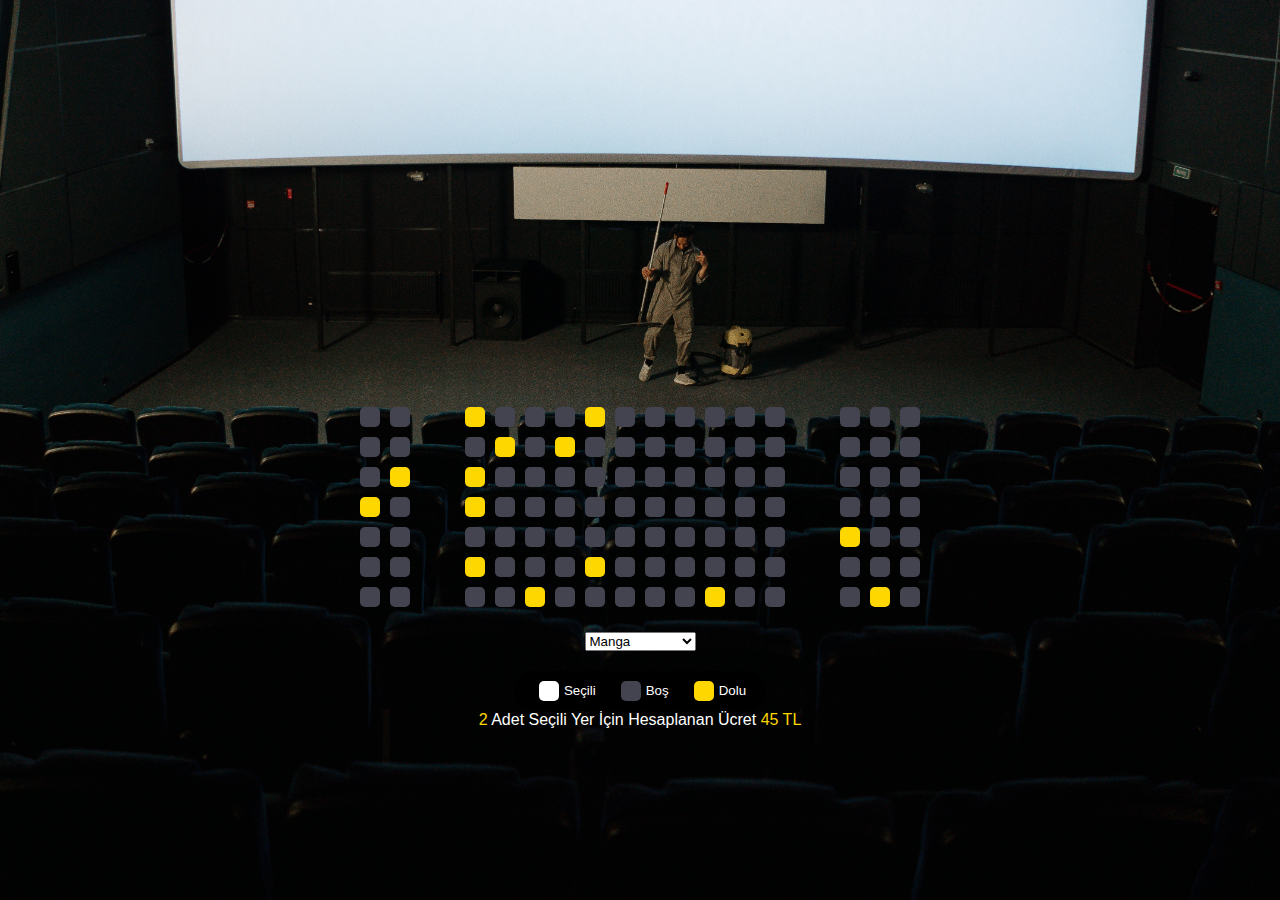
<file: detail.html>
<!DOCTYPE html>
<html lang="en">
<head>
    <meta charset="UTF-8">
    <meta http-equiv="X-UA-Compatible" content="IE=edge">
    <meta name="viewport" content="width=device-width, initial-scale=1.0">
    <title>Rezarvasyon Sayfası</title>
    <link rel="stylesheet" href="style.css">
</head>
<body>
  <div class="container">
    <div class="screen"></div>
    <div class="row">
        <div class="seat"></div>
        <div class="seat"></div>
        <div class="seat reserved"></div>
        <div class="seat"></div>
        <div class="seat"></div>
        <div class="seat"></div>
        <div class="seat reserved"></div>
        <div class="seat"></div>
        <div class="seat"></div>
        <div class="seat"></div>
        <div class="seat"></div>
        <div class="seat"></div>
        <div class="seat"></div>
        <div class="seat"></div>
        <div class="seat"></div>
        <div class="seat"></div>
    </div>
    <div class="row">
        <div class="seat"></div>
        <div class="seat"></div>
        <div class="seat"></div>
        <div class="seat reserved"></div>
        <div class="seat"></div>
        <div class="seat reserved"></div>
        <div class="seat"></div>
        <div class="seat"></div>
        <div class="seat"></div>
        <div class="seat"></div>
        <div class="seat"></div>
        <div class="seat"></div>
        <div class="seat"></div>
        <div class="seat"></div>
        <div class="seat"></div>
        <div class="seat"></div>
    </div>
    <div class="row">
        <div class="seat"></div>
        <div class="seat reserved"></div>
        <div class="seat reserved"></div>
        <div class="seat"></div>
        <div class="seat"></div>
        <div class="seat"></div>
        <div class="seat"></div>
        <div class="seat"></div>
        <div class="seat"></div>
        <div class="seat"></div>
        <div class="seat"></div>
        <div class="seat"></div>
        <div class="seat"></div>
        <div class="seat"></div>
        <div class="seat"></div>
        <div class="seat"></div>
    </div>
    <div class="row">
        <div class="seat reserved"></div>
        <div class="seat"></div>
        <div class="seat reserved"></div>
        <div class="seat"></div>
        <div class="seat"></div>
        <div class="seat"></div>
        <div class="seat"></div>
        <div class="seat"></div>
        <div class="seat"></div>
        <div class="seat"></div>
        <div class="seat"></div>
        <div class="seat"></div>
        <div class="seat"></div>
        <div class="seat"></div>
        <div class="seat"></div>
        <div class="seat"></div>
    </div>
    <div class="row">
        <div class="seat"></div>
        <div class="seat"></div>
        <div class="seat"></div>
        <div class="seat"></div>
        <div class="seat"></div>
        <div class="seat"></div>
        <div class="seat"></div>
        <div class="seat"></div>
        <div class="seat"></div>
        <div class="seat"></div>
        <div class="seat"></div>
        <div class="seat"></div>
        <div class="seat"></div>
        <div class="seat reserved"></div>
        <div class="seat"></div>
        <div class="seat"></div>
    </div>
    <div class="row">
        <div class="seat"></div>
        <div class="seat"></div>
        <div class="seat reserved"></div>
        <div class="seat"></div>
        <div class="seat"></div>
        <div class="seat"></div>
        <div class="seat reserved"></div>
        <div class="seat"></div>
        <div class="seat"></div>
        <div class="seat"></div>
        <div class="seat"></div>
        <div class="seat"></div>
        <div class="seat"></div>
        <div class="seat"></div>
        <div class="seat"></div>
        <div class="seat"></div>
    </div>
    <div class="row">
        <div class="seat"></div>
        <div class="seat"></div>
        <div class="seat"></div>
        <div class="seat"></div>
        <div class="seat reserved"></div>
        <div class="seat"></div>
        <div class="seat"></div>
        <div class="seat"></div>
        <div class="seat"></div>
        <div class="seat"></div>
        <div class="seat reserved"></div>
        <div class="seat"></div>
        <div class="seat"></div>
        <div class="seat"></div>
        <div class="seat reserved"></div>
        <div class="seat"></div>
        </div>
    </div>
    <div class="movie-list">
        <select  id="movie">
            <option disabled>Etkinlik Seçiniz</option>
            <option  value="20">Manga</option>
            <option value="25">Duman</option>
            <option value="30">Mor ve Ötesi</option>
        </select>
    </div>
    <ul class="info">
        <li>
            <div class="seat selected"></div>
            <small>Seçili</small>
        </li>
        <li>
            <div class="seat"></div>
            <small>Boş</small>
        </li>
        <li>
            <div class="seat reserved"></div>
            <small>Dolu</small>
        </li>
    </ul>
   <p class="textt">
    <span id="count"> 2</span> Adet Seçili Yer İçin Hesaplanan Ücret <span id="amount">45 TL</span>
   </p>
  </div>  









<script src="script.js"></script>
</body>
</html>
</file>
<file: style.css>
@import url('https://fonts.googleapis.com/css2?family=Poppins&family=Roboto+Condensed:wght@700&display=swap');
*{
    margin: 0;
    padding: 0;
    box-sizing: border-box;
    outline: none;
}
body{
    overflow: hidden;
    font-family: sans-serif;
    background-image: url(img/sahne4.jpg);
    background-position: center;
    background-size: cover;
    justify-content: center;
    align-items: center;
    height: 100vh;
    display: flex;
    flex-direction: column;
}
.logo img{
    width: 100%;
    max-width: 100px;
    z-index: 999;
}
a{
    text-decoration: none;
}
header{
    position: fixed;
    top: 0;
    left: 0;
    width: 100%;
    display: flex;
    align-items: center;
    justify-content: space-between;
    padding: 20px 100px;
    transition: all ease 0.5s;
    z-index: 99999;
}
header ul li {
    display: inline-block;
    margin: 0 15px;
}
header ul li a {
    color:aliceblue;
    transition: all ease 0.5s;
    font-weight: 500;
}
header:hover{
    background-color: black;
}
header:hover a{
    color: white;
}
.content{
    height: 100vh;
    display: flex;
    flex-wrap: nowrap;
}
.content .item{
    position: relative;
    width: 100%;
    overflow: hidden;
    transition: all ease 0.5s;
}
.content .item img{
    width: 100%;
    height: 100vh;
    object-fit: cover;
}
.content .item:hover{
    width: 200%;
}
.content .item .text{
    position: absolute;
    left: 0;
    bottom: -50px;
    width: 100%;
    height: 100%;
    padding: 50px 50px 50px 50px;
    color: white;
    display: flex;
    align-items: flex-end;
    opacity: 0;
    transition: all ease 0.5s 0.2s;
}
.content .item:hover .text{
    opacity: 1;
    bottom: 0;
}
.content .item .text h3{
    font-size: 25px;
    font-weight: 500;
    margin-bottom: 5px;
}
.content .item .text a {
    color: white;
    font-size: 18px;
}
.seat{
    background-color: #444451;
    height: 20px;
    width: 20px;
    margin: 5px;
    border-radius: 5px;
}
.seat.selected{
    background-color: white;
}
.seat.reserved {
    background-color: gold;
}
.seat:nth-of-type(2){
    margin-right: 50px;
}
.seat:nth-last-child(4){
    margin-right: 50px;
}
.seat:not(.reserved):hover{
    cursor: pointer;
    transform: scale(1.3);
}
.row{
    display: flex;
}
.screen{
    height: 190px;
    width: 100%;
    margin: 20px 0;
    box-shadow: whitesmoke;
}
.movie-list{
    margin: 20px 0;
}
.info{
    background-color: black;
    color: white;
    padding: 5px 10px;
    display: flex;
    border-radius: 20px;
}
.info li{
    display: flex;
    align-items: center;
    justify-content: center;
    margin: 0 10px;
}
p.textt span{
    color: gold;
}
.textt{
    color: white;
}
option{
    background-color: goldenrod;
}
</file>
